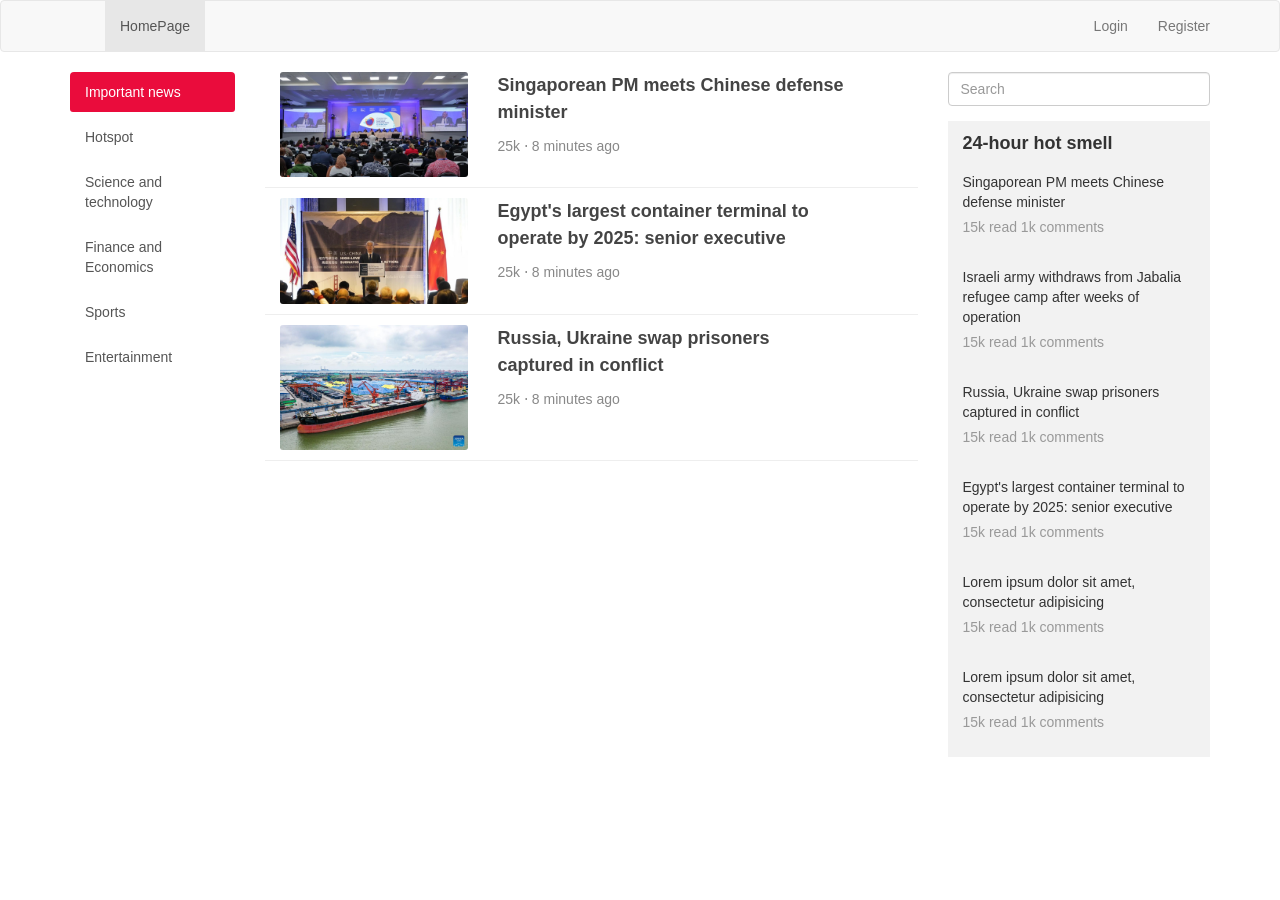
<file: Part 2 Project - Practice-answer-key/01-html-exercise/index.html>
<!DOCTYPE html>
<html lang="en">

<head>
    <meta charset="UTF-8">
    <meta name="viewport" content="width=device-width, initial-scale=1.0">
    <meta http-equiv="X-UA-Compatible" content="ie=edge">
    <title>News</title>
    <link rel="stylesheet" href="css/bootstrap.min.css">
    <link rel="stylesheet" href="css/main.css">
</head>

<body>
    <div class="navbar navbar-default">
        <div class="container">
            <div class="navbar-header">
                <a href="index.html" class="navbar-brand"></a>
            </div>
            <label id="toggle-label" class="visible-xs-inline-block" for="toggle-checkbox">MENU</label>
            <input id="toggle-checkbox" class="hidden" type="checkbox" />
            <div class="hidden-xs">
                <ul class="nav navbar-nav">
                    <li class="active"><a href="#">HomePage</a></li>
                </ul>
                <ul class="navbar-right nav navbar-nav">
                    <li><a href="login.html">Login</a></li>
                    <li><a href="signup.html">Register</a></li>
                </ul>
            </div>
        </div>
    </div>

    <div class="container">
        <div class="row">
            <!-- 左边分类 -->
            <div class="col-sm-2 hidden-xs">
                <div class="list-group side-bar">
                    <a href="" class="list-group-item">Important news</a>
                    <a href="" class="list-group-item">Hotspot</a>
                    <a href="" class="list-group-item">Science and technology</a>
                    <a href="" class="list-group-item">Finance and Economics</a>
                    <a href="" class="list-group-item">Sports</a>
                    <a href="" class="list-group-item">Entertainment</a>

                </div>
            </div>

            <div class="col-sm-7">
                <div class="new-list">
                    <div class="new-list-item clearfix">
                        <div class="col-xs-4">
                            <img src="img/index-001.jpg" alt="">
                        </div>
                        <div class="col-xs-7">
                            <a href="news.html" class="title">Singaporean PM meets Chinese defense minister</a>
                            <div class="info">
                                
                                <span>25k</span> ⋅
                                <span>8 minutes ago</span>
                            </div>
                        </div>
                    </div>
                    <div class="new-list-item clearfix">
                        <div class="col-xs-4">
							<!--Task: Select your favorite photos to store in the img directory, and set the display of images here-->
							<!-- your code here-->
                            <img src="img/index-002.jpg" alt="">
                        </div>
                        <div class="col-xs-7">
                            <a href="#" class="title">Egypt's largest container terminal to operate by 2025: senior executive</a>
                            <div class="info">
                                
                                <span>25k</span> ⋅
                                <span>8 minutes ago</span>
                            </div>
                        </div>
                    </div>
                    <div class="new-list-item clearfix">
                        <div class="col-xs-4">
							<!--Task: Select your favorite photos to store in the img directory, and set the display of images here-->
							<!-- your code here-->
                            <img src="img/index-003.jpg" alt="">
                        </div>
                        <div class="col-xs-7">
                            <a href="#" class="title">Russia, Ukraine swap prisoners captured in conflict</a>
                            <div class="info">
                               
                                <span>25k</span> ⋅
                                <span>8 minutes ago</span>
                            </div>
                        </div>
                    </div>
                  
                    
                </div>
            </div>

            <div class="col-sm-3">
                <div class="search-bar">
                    <input class="form-control" placeholder="Search" type="search">
                </div>
                
                <div class="side-bar-card">
                    <div class="card-title">24-hour hot smell</div>
                    <div class="card-body">
                        <div class="list">
                            <div class="item">
                                <div class="title">Singaporean PM meets Chinese defense minister</div>
                                <div class="desc">15k read 1k comments</div>
                            </div>
                            <div class="item">
                                <div class="title">Israeli army withdraws from Jabalia refugee camp after weeks of operation</div>
                                <div class="desc">15k read 1k comments</div>
                            </div>
                            <div class="item">
                                <div class="title">Russia, Ukraine swap prisoners captured in conflict</div>
                                <div class="desc">15k read 1k comments</div>
                            </div>
                            <div class="item">
                                <div class="title">Egypt's largest container terminal to operate by 2025: senior executive</div>
                                <div class="desc">15k read 1k comments</div>
                            </div>
                            <div class="item">
                                <div class="title">Lorem ipsum dolor sit amet, consectetur adipisicing</div>
                                <div class="desc">15k read 1k comments</div>
                            </div>
                            <div class="item">
                                <div class="title">Lorem ipsum dolor sit amet, consectetur adipisicing</div>
                                <div class="desc">15k read 1k comments</div>
                            </div>
                        </div>
                    </div>
                </div>
            </div>
        </div>
    </div>

    <div class="footer">
      
    </div>
</body>

</html>
</file>
<file: Part 2 Project - Practice-answer-key/01-html-exercise/css/main.css>
img {
    display: block;
    max-width: 100%;
}

img,
.side-bar a {
    border-radius: 3px;
}

a:hover {
    text-decoration: none;
}


.btn-primary {
    border-color: #de0c39;
}

.btn-primary:hover {
    border-color: #d50c37;
}






.navbar-brand {
    
    width: 50px;
    background-size: 75%;
    background-repeat: no-repeat;
    background-position: center center;
}

#toggle-label {
    position: absolute;
    right: 15px;
    top: 13px;
    font-size: 16px;
    font-weight: normal;
    color: #666;
    cursor: pointer;
}

#toggle-checkbox:checked~div {
    display: block !important;
}




.side-bar a {
    border: 0;
    margin-bottom: 5px;
}

.side-bar a:first-child {
    background: #ea0c3c;
    color: #fff;
}



.new-list-item {
    padding: 10px 0;
    border-bottom: 1px solid #eeeeee;
}

.new-list-item:first-child {
    padding-top: 0;
}

.new-list-item .title {
    display: block;
    font-size: 18px;
    font-weight: bold;
    color: #444;
    line-height: 1.5;
    margin-bottom: 10px;
}

.new-list-item .title:hover {
    text-decoration: none;
    color: #337ab7;
}

.new-list-item .info {
    color: #888;
}

.avatar {
    display: inline-block;
}

.avatar img {
    display: inline-block;
    width: 16px;
    height: 16px;
    margin-right: 5px;
}




.side-bar-card {
    padding: 10px 0;
    margin-top: 15px;
    background: rgba(0, 0, 0, .05);
}

.side-bar-card.flag {
    padding-top: 20px;
    padding-bottom: 20px;
}

.side-bar-card .text-lg {
    font-size: 150%;
}

.card-body .list .item {
    padding: 15px;
}

.side-bar-card .card-title {
    padding: 0 15px;
    font-weight: bold;
    font-size: 18px;
}

.card-body .list .desc {
    padding-top: 5px;
    color: #999;
}

.card-body .list .item:hover {
    background: #e6e6e6;
}



.footer {
    color: #999;
    margin-top: 20px;
    padding: 50px 0;
    text-align: center;
}




.news-title {
    line-height: 1.3;
}

.new-status {
    color: #999;
}

.new-status .label {
    opacity: .8;
}


.new-content {
    margin-top: 20px;
    font-size: 15px;
    line-height: 1.5;
}

.new-content img {
    width: 100%;
    margin: 10px 0;
}

.no-padding-h {
    padding-left: 0;
    padding-right: 0;
}




.container-small {
    width: 500px;
}
</file>
